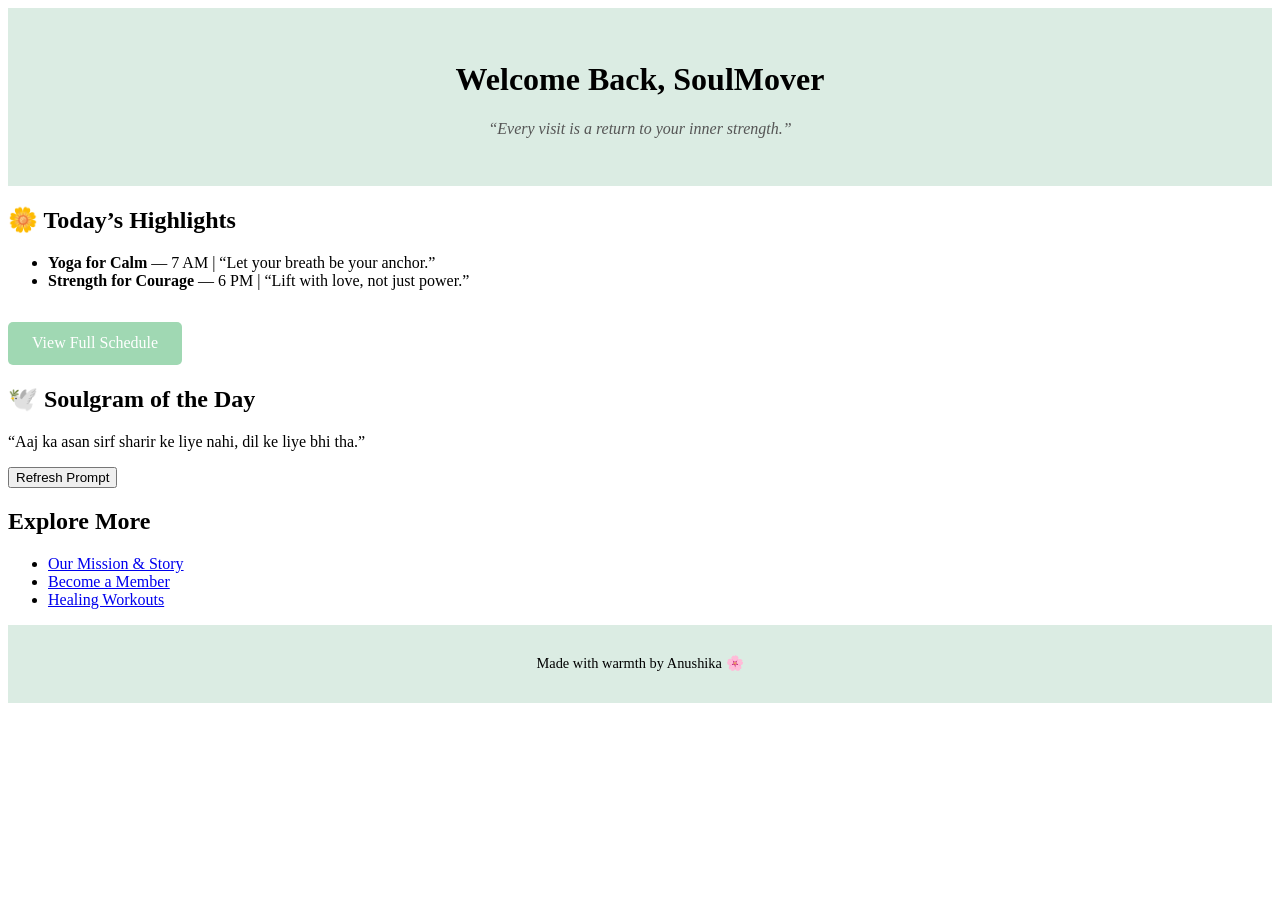
<file: index.html>
<!DOCTYPE html>
<html lang="en">
<head>
  <meta charset="UTF-8" />
  <meta name="viewport" content="width=device-width, initial-scale=1.0"/>
  <title>SoulFit Home</title>
  <link rel="stylesheet" href="style.css" />
  
</head>
<body>
  <!-- Welcome Section -->
  <header class="hero">
    <h1>Welcome Back, SoulMover</h1>
    <p class="quote">“Every visit is a return to your inner strength.”</p>
  </header>

  <!-- Class Highlights -->
  <section class="classes">
    <h2>🌼 Today’s Highlights</h2>
    <ul>
      <li><strong>Yoga for Calm</strong> — 7 AM | “Let your breath be your anchor.”</li>
      <li><strong>Strength for Courage</strong> — 6 PM | “Lift with love, not just power.”</li>
    </ul>
    <a href="classes.html" class="cta-button">View Full Schedule</a>
  </section>

  <!-- Soulgram Prompt -->
  <section class="soulgram">
    <h2>🕊️ Soulgram of the Day</h2>
    <p id="promptDisplay">“Aaj ka asan sirf sharir ke liye nahi, dil ke liye bhi tha.”</p>
    <button onclick="generatePrompt()">Refresh Prompt</button>
  </section>

  <!-- Explore Section -->
  <section class="explore">
    <h2>Explore More</h2>
    <ul>
      <li><a href="about.html">Our Mission & Story</a></li>
      <li><a href="signup.html">Become a Member</a></li>
      <li><a href="classes.html">Healing Workouts</a></li>
    </ul>
  </section>

  <!-- Footer -->
  <footer>
    <p>Made with warmth by Anushika 🌸</p>
  </footer>

  <script src="script.js"></script>
</body>
</html>
</file>
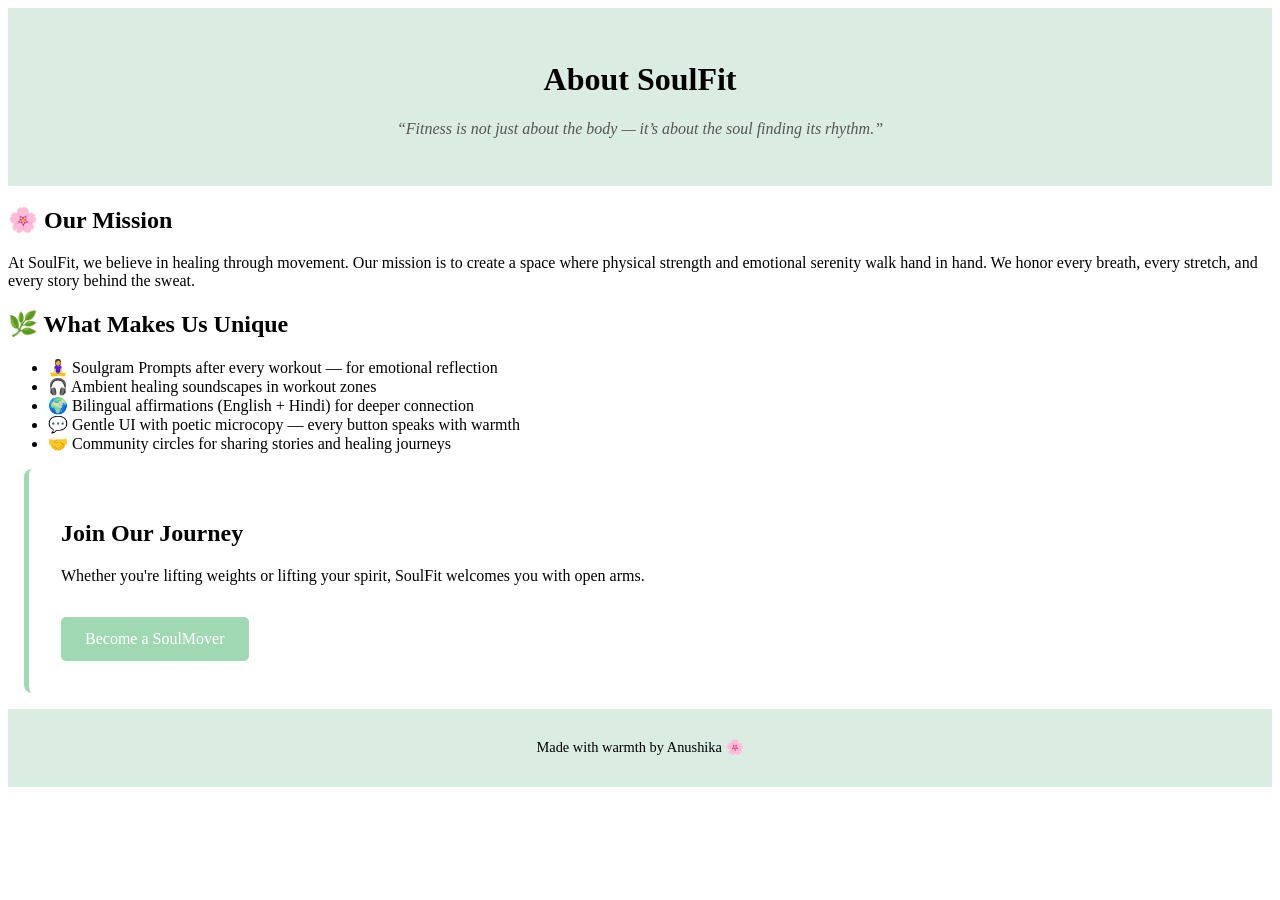
<file: about.html>
<!DOCTYPE html>
<html lang="en">
<head>
  <meta charset="UTF-8" />
  <meta name="viewport" content="width=device-width, initial-scale=1.0"/>
  <title>About Us — SoulFit Gym</title>
  <link rel="stylesheet" href="style.css" />
</head>
<body>
  <header class="hero">
    <h1>About SoulFit</h1>
    <p class="quote">“Fitness is not just about the body — it’s about the soul finding its rhythm.”</p>
  </header>

  <section class="mission">
    <h2>🌸 Our Mission</h2>
    <p>
      At SoulFit, we believe in healing through movement. Our mission is to create a space where physical strength and emotional serenity walk hand in hand. We honor every breath, every stretch, and every story behind the sweat.
    </p>
  </section>

  <section class="unique">
    <h2>🌿 What Makes Us Unique</h2>
    <ul>
      <li>🧘‍♀️ Soulgram Prompts after every workout — for emotional reflection</li>
      <li>🎧 Ambient healing soundscapes in workout zones</li>
      <li>🌍 Bilingual affirmations (English + Hindi) for deeper connection</li>
      <li>💬 Gentle UI with poetic microcopy — every button speaks with warmth</li>
      <li>🤝 Community circles for sharing stories and healing journeys</li>
    </ul>
  </section>

  <section class="cta">
    <h2>Join Our Journey</h2>
    <p>Whether you're lifting weights or lifting your spirit, SoulFit welcomes you with open arms.</p>
    <a href="signup.html" class="cta-button">Become a SoulMover</a>
  </section>

  <footer>
    <p>Made with warmth by Anushika 🌸</p>
  </footer>
</body>
</html>
</file>
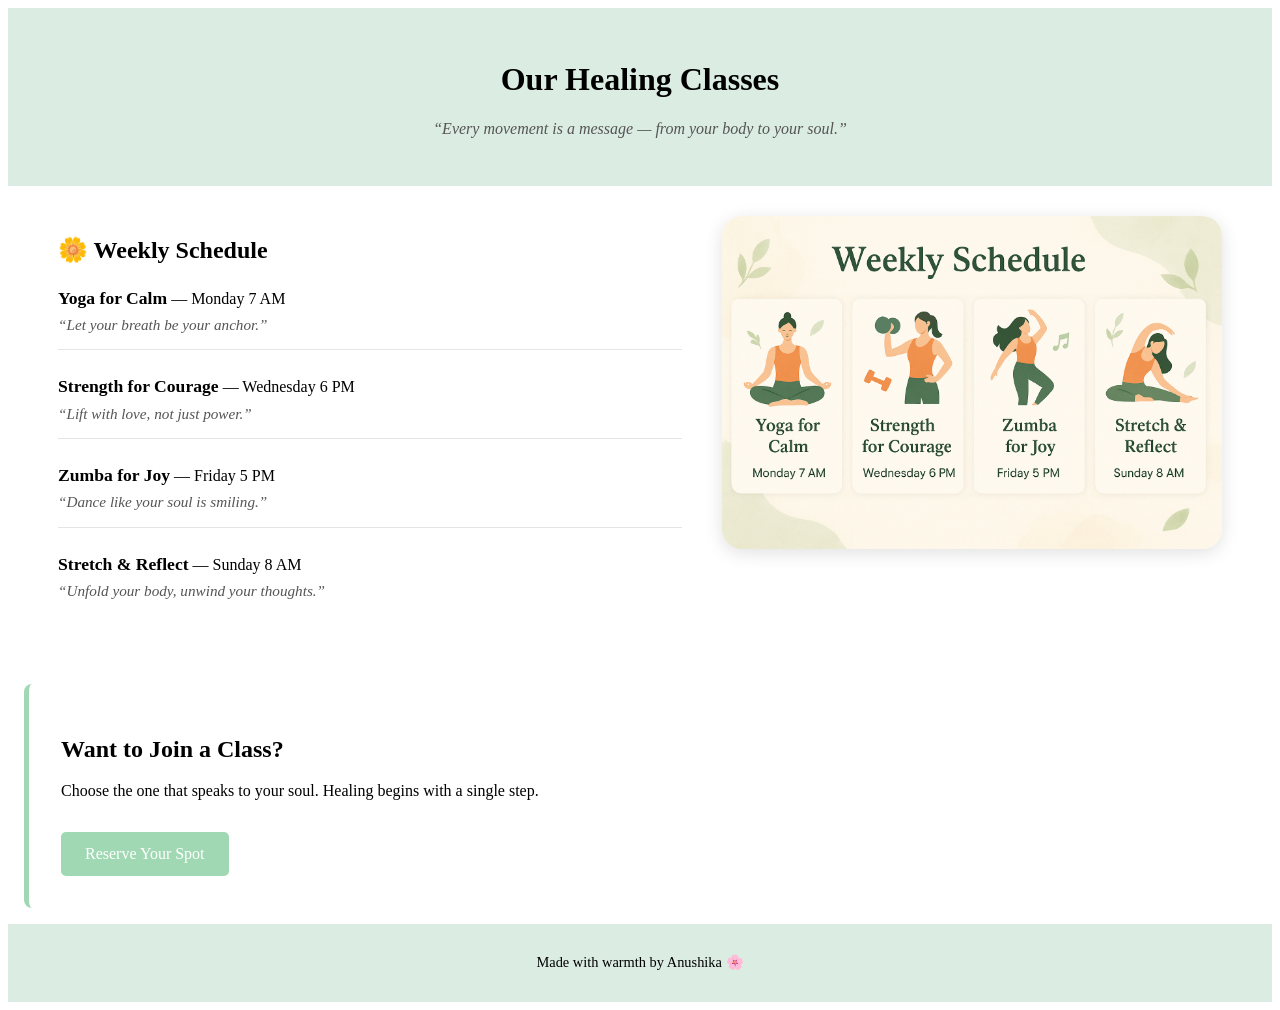
<file: classes.html>
<!DOCTYPE html>
<html lang="en">
<head>
  <meta charset="UTF-8" />
  <meta name="viewport" content="width=device-width, initial-scale=1.0"/>
  <title>SoulFit Classes</title>
  <link rel="stylesheet" href="style.css" />

  <style>
    /* ⭐ NEW CSS — Schedule + Image Side by Side */
    .schedule-container {
      display: flex;
      justify-content: space-between;
      align-items: flex-start;
      gap: 40px;
      padding: 30px 50px;
    }

    .schedule-text {
      width: 55%;
    }

    .schedule-img img {
      width: 500px;
      border-radius: 20px;
      box-shadow: 0 4px 18px rgba(0,0,0,0.12);
    }
  </style>
</head>

<body>
  <!-- Header -->
  <header class="hero">
    <h1>Our Healing Classes</h1>
    <p class="quote">“Every movement is a message — from your body to your soul.”</p>
  </header>

  <!-- ⭐ Weekly Schedule + Image -->
  <section class="schedule-container">

    <!-- LEFT: Text -->
    <div class="schedule-text">
      <h2>🌼 Weekly Schedule</h2>
      <ul>
        <li><strong>Yoga for Calm</strong> — Monday 7 AM  
          <br><em>“Let your breath be your anchor.”</em>
        </li>

        <li><strong>Strength for Courage</strong> — Wednesday 6 PM  
          <br><em>“Lift with love, not just power.”</em>
        </li>

        <li><strong>Zumba for Joy</strong> — Friday 5 PM  
          <br><em>“Dance like your soul is smiling.”</em>
        </li>

        <li><strong>Stretch & Reflect</strong> — Sunday 8 AM  
          <br><em>“Unfold your body, unwind your thoughts.”</em>
        </li>
      </ul>
    </div>

    <!-- RIGHT: Image -->
    <div class="schedule-img">
      <img src="image/schedule-banner.png"
        alt="Weekly Yoga and Fitness Schedule"
      />
    </div>

  </section>

  <!-- Call to Action -->
  <section class="cta">
    <h2>Want to Join a Class?</h2>
    <p>Choose the one that speaks to your soul. Healing begins with a single step.</p>
    <a href="signup.html" class="cta-button">Reserve Your Spot</a>
  </section>

  <!-- Footer -->
  <footer>
    <p>Made with warmth by Anushika 🌸</p>
  </footer>

</body>
</html>
</file>
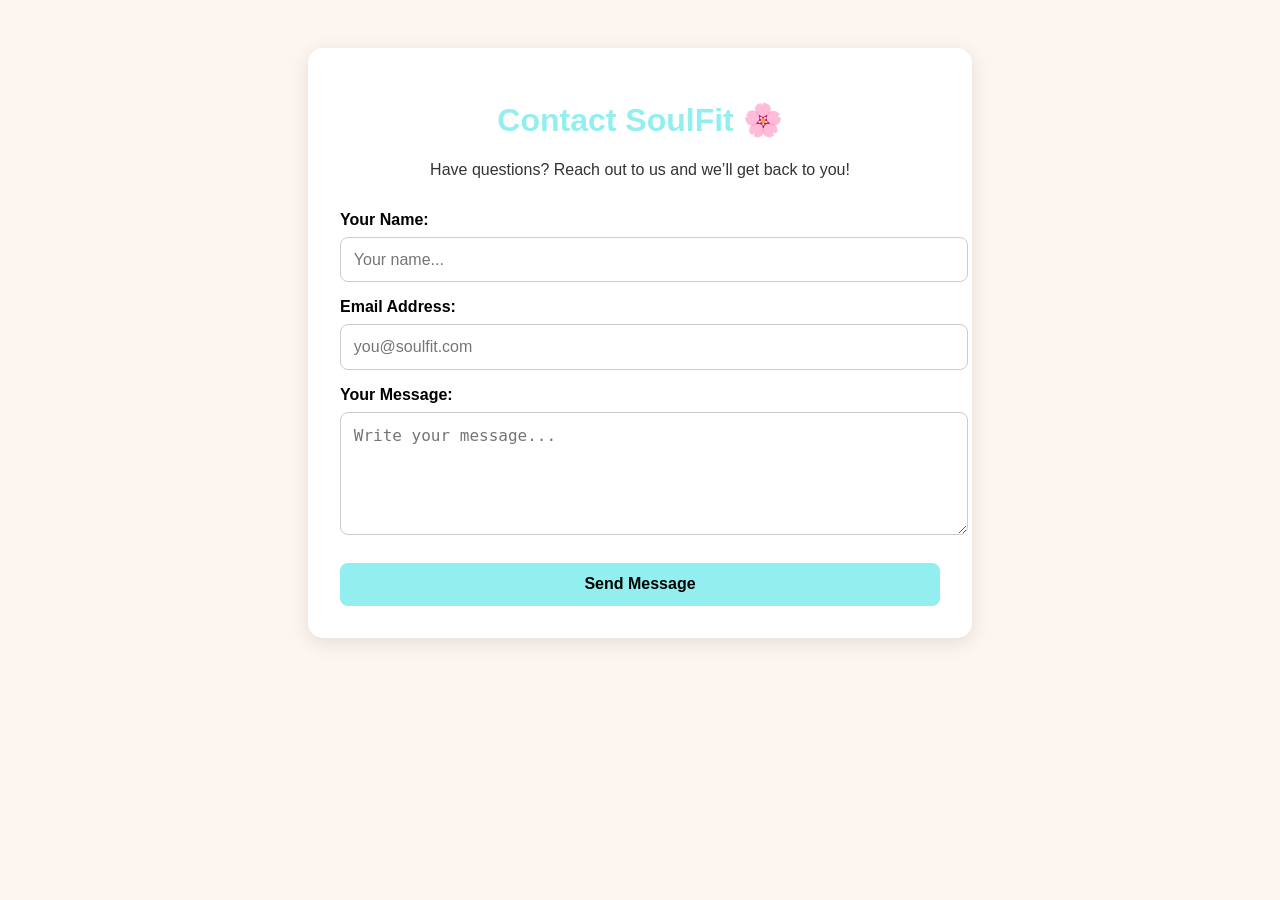
<file: contact.html>
<!DOCTYPE html>
<html lang="en">
<head>
  <meta charset="UTF-8" />
  <meta name="viewport" content="width=device-width, initial-scale=1.0"/>
  <title>Contact SoulFit</title>
  <link rel="stylesheet" href="style.css">
  <style>
    body {
      font-family: 'Segoe UI', sans-serif;
      background: #fdf6f0;
      margin: 0;
      padding: 0;
    }
    .contact-container {
      max-width: 600px;
      margin: 3rem auto;
      background: #fff;
      padding: 2rem;
      border-radius: 15px;
      box-shadow: 0 5px 20px rgba(0,0,0,0.1);
    }
    h1 {
      text-align: center;
      color: #93efef;
    }
    p.subtitle {
      text-align: center;
      color: #333;
      margin-bottom: 2rem;
    }
    label {
      display: block;
      margin-top: 1rem;
      font-weight: bold;
    }
    input, textarea {
      width: 100%;
      padding: 0.8rem;
      margin-top: 0.5rem;
      border-radius: 8px;
      border: 1px solid #ccc;
      font-size: 1rem;
      resize: vertical;
    }
    button {
      margin-top: 1.5rem;
      padding: 0.8rem;
      width: 100%;
      background:#93efef;
      border: none;
      border-radius: 8px;
      font-weight: bold;
      font-size: 1rem;
      cursor: pointer;
    }
    button:hover {
      background: #93efef;
    }
  </style>
</head>
<body>

  <div class="contact-container">
    <h1>Contact SoulFit 🌸</h1>
    <p class="subtitle">Have questions? Reach out to us and we’ll get back to you!</p>

    <form id="contactForm">
      <label for="name">Your Name:</label>
      <input type="text" id="name" name="name" placeholder="Your name..." required>

      <label for="email">Email Address:</label>
      <input type="email" id="email" name="email" placeholder="you@soulfit.com" required>

      <label for="message">Your Message:</label>
      <textarea id="message" name="message" rows="5" placeholder="Write your message..." required></textarea>

      <button type="submit">Send Message</button>
    </form>
  </div>

  <script>
    document.getElementById("contactForm").addEventListener("submit", function(e){
      e.preventDefault();
      // Collect data (for demo, just alert)
      const name = document.getElementById("name").value;
      const email = document.getElementById("email").value;
      const message = document.getElementById("message").value;

      alert(`Thank you ${name}! Your message has been received.\nWe will contact you at ${email}.`);

      // Optional: Clear form
      this.reset();
    });
  </script>

</body>
</html>
</file>
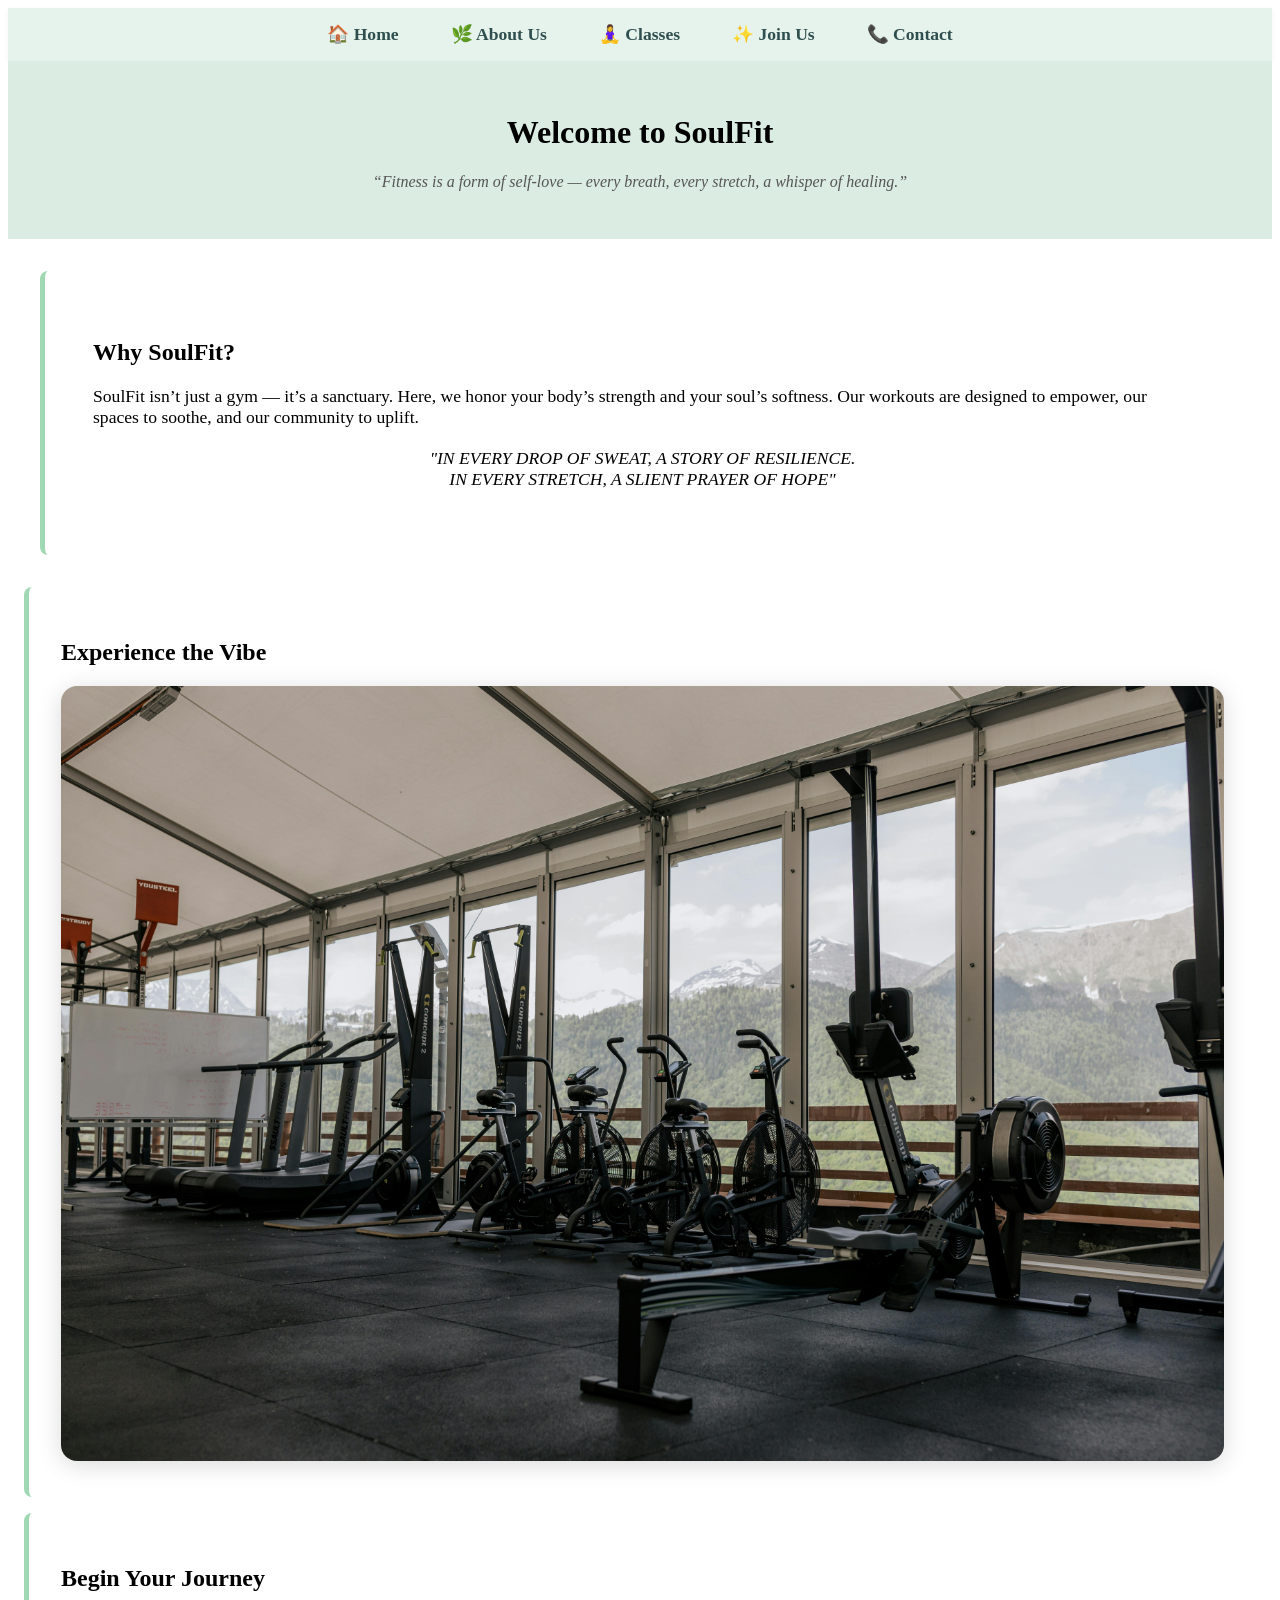
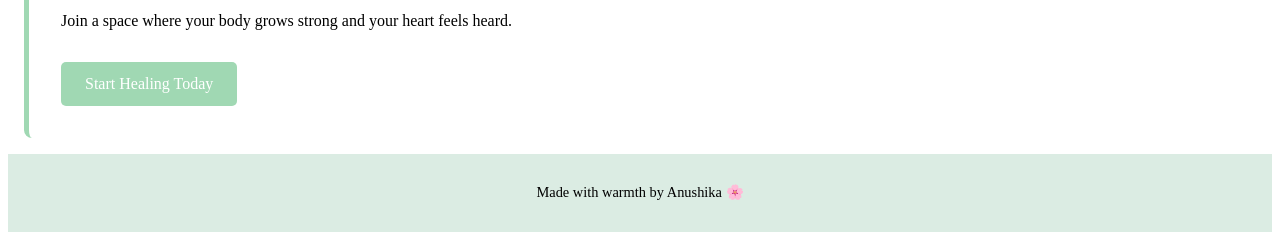
<file: landing.html>
<!DOCTYPE html>
<html lang="en">
<head>
  <meta charset="UTF-8" />
  <meta name="viewport" content="width=device-width, initial-scale=1.0"/>
  <title>SoulFit Gym — Begin Your Healing</title>
  <link rel="stylesheet" href="style.css" />
  
</head>
<body>
  <!-- Navigation Bar -->
  <nav class="navbar">
    <ul>
      <li><a href="index.html">🏠 Home</a></li>
      <li><a href="about.html">🌿 About Us</a></li>
      <li><a href="classes.html">🧘‍♀️ Classes</a></li>
      <li><a href="signup.html">✨ Join Us</a></li>
      <li><a href="contact.html">📞 Contact</a></li>
    </ul>
  </nav>

  <!-- Hero Section -->
  <header class="hero">
    <h1>Welcome to SoulFit</h1>
    <p class="quote">“Fitness is a form of self-love — every breath, every stretch, a whisper of healing.”</p>
  </header>

  <!-- Intro Section -->
  <section class="intro">
    <h2>Why SoulFit?</h2>
    <p>
      SoulFit isn’t just a gym — it’s a sanctuary. Here, we honor your body’s strength and your soul’s softness. Our workouts are designed to empower, our spaces to soothe, and our community to uplift.
      <div style="text-align: center; margin-top:20px;">
        <p><em>"IN EVERY DROP OF SWEAT, A STORY OF RESILIENCE.<br> IN EVERY STRETCH, A SLIENT PRAYER OF HOPE"</em></p>
    </p>
  </section>

  
   <!-- Media Section (Image Instead of Video) -->
  <section class="media">
    <h2>Experience the Vibe</h2>

    <img 
      src="image\soulfit-gym.jpg" 
      alt="SoulFit Gym Interior"
      style="
        width: 100%;
        border-radius: 16px;
        box-shadow: 0 4px 25px rgba(0,0,0,0.15);
      "
    />
  </section>

  <!-- Call to Action -->
  <section class="cta">
    <h2>Begin Your Journey</h2>
    <p>Join a space where your body grows strong and your heart feels heard.</p>
    <a href="signup.html" class="cta-button">Start Healing Today</a>
  </section>

  <!-- Footer -->
  <footer>
    <p>Made with warmth by Anushika 🌸</p>
  </footer>
</body>
</html>
</file>
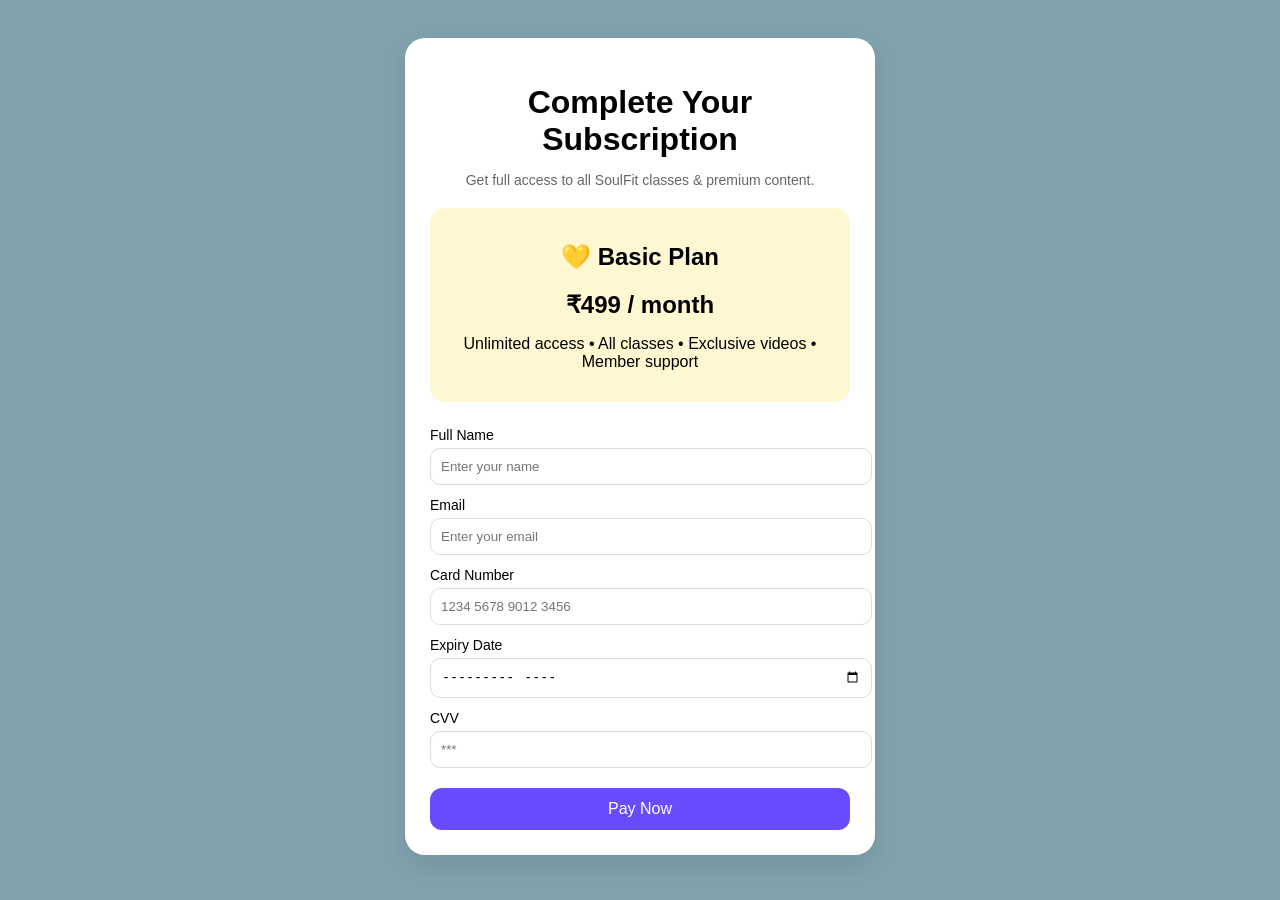
<file: payment.html>
<!DOCTYPE html>
<html lang="en">
<head>
  <meta charset="UTF-8" />
  <meta name="viewport" content="width=device-width, initial-scale=1.0" />
  <title>Payment - SoulFit</title>
  <link rel="stylesheet" href="payment.css" />
</head>
<body>

  <div class="payment-container">
    <h1>Complete Your Subscription</h1>
    <p class="subtitle">Get full access to all SoulFit classes & premium content.</p>

    <div class="plan-box">
      <h2>💛 Monthly Plan</h2>
      <p class="price">₹499 / month</p>
      <p class="desc">Unlimited access • All classes • Exclusive videos • Member support</p>
    </div>

    <form class="payment-form">
      <label>Full Name</label>
      <input type="text" placeholder="Enter your name" required />

      <label>Email</label>
      <input type="email" placeholder="Enter your email" required />

      <label>Card Number</label>
      <input type="text" maxlength="16" placeholder="1234 5678 9012 3456" required />

      <label>Expiry Date</label>
      <input type="month" required />

      <label>CVV</label>
      <input type="password" maxlength="3" placeholder="***" required />

      <button type="submit" class="pay-btn">Pay Now</button>
    </form>
  </div>
<script>
  document.querySelector(".payment-form").addEventListener("submit", function(e){
    e.preventDefault(); // Prevent real form submission for demo
    // Optional: Here you can handle actual payment processing via backend or payment gateway
    alert("Payment Successful!"); // Optional success alert
    window.location.href = "thankyou.html"; // Redirect to thank you page
  });
</script>
<script>
  // Read plan from URL
  const urlParams = new URLSearchParams(window.location.search);
  const plan = urlParams.get('plan') || 'basic'; // default to basic

  const planBox = document.querySelector('.plan-box h2');
  const priceBox = document.querySelector('.plan-box .price');

  // Set plan name and price based on selection
  if(plan === 'basic'){
    planBox.innerText = "💛 Basic Plan";
    priceBox.innerText = "₹499 / month";
  } else if(plan === 'premium'){
    planBox.innerText = "💛 Premium Plan";
    priceBox.innerText = "₹799 / month";
  } else if(plan === 'healing'){
    planBox.innerText = "💛 Healing Circle";
    priceBox.innerText = "₹999 / month";
  }

</script>


</body>
</html>
</file>
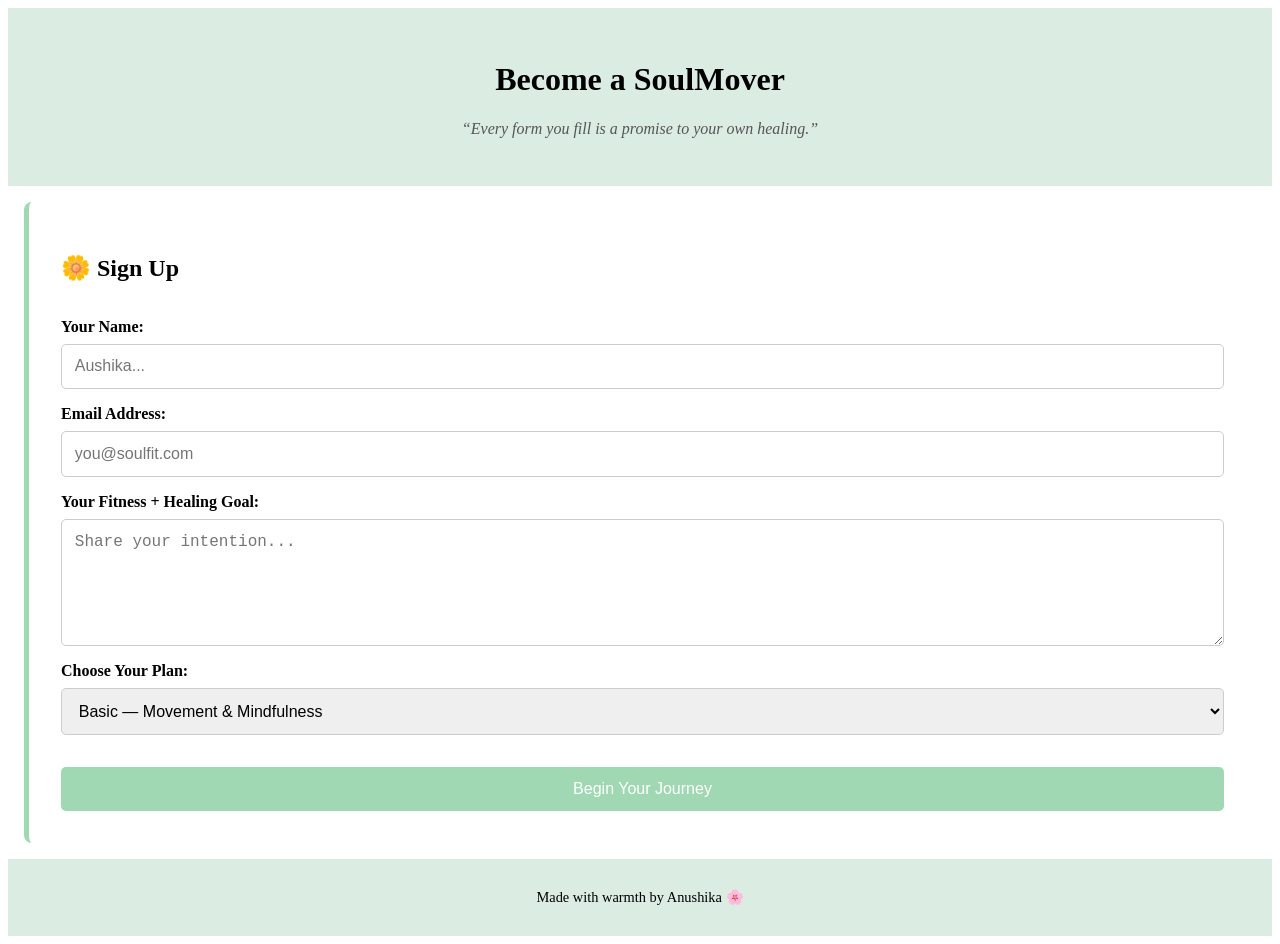
<file: signup.html>
<!DOCTYPE html>
<html lang="en">
<head>
  <meta charset="UTF-8" />
  <meta name="viewport" content="width=device-width, initial-scale=1.0"/>
  <title>Join SoulFit</title>
  <link rel="stylesheet" href="style.css" />
</head>
<body>

  <!-- Signup Header -->
  <header class="hero">
    <h1>Become a SoulMover</h1>
    <p class="quote">“Every form you fill is a promise to your own healing.”</p>
  </header>

  <!-- Signup Form -->
  <section class="signup-form">
    <h2>🌼 Sign Up</h2>
    <form id="signupForm">
      <label for="name">Your Name:</label>
      <input type="text" id="name" name="name" placeholder="Aushika..." required />

      <label for="email">Email Address:</label>
      <input type="email" id="email" name="email" placeholder="you@soulfit.com" required />

      <label for="goal">Your Fitness + Healing Goal:</label>
      <textarea id="goal" name="goal" placeholder="Share your intention..."></textarea>

      <label for="plan">Choose Your Plan:</label>
      <select id="plan" name="plan">
        <option value="basic">Basic — Movement & Mindfulness</option>
        <option value="premium">Premium — Soulgram + Classes</option>
        <option value="healing">Healing Circle — Full Access</option>
      </select>

      <button type="submit" class="cta-button">Begin Your Journey</button>
    </form>
  </section>

  <!-- Footer -->
  <footer>
    <p>Made with warmth by Anushika 🌸</p>
  </footer>

  <script>
    // Redirect signup to payment page
    document.getElementById("signupForm").addEventListener("submit", function(e){
        e.preventDefault(); // prevent default form submission
        // Optional: Here you can save signup data to backend if needed
        window.location.href = "payment.html"; // Redirect to payment page
    });
  </script>
  <script>
document.getElementById("signupForm").addEventListener("submit", function(e){
    e.preventDefault();
    
    // Get selected plan
    const plan = document.getElementById("plan").value;

    // Redirect to payment page with plan as URL param
    window.location.href = `payment.html?plan=${plan}`;
});
</script>

</body>
</html>
</file>
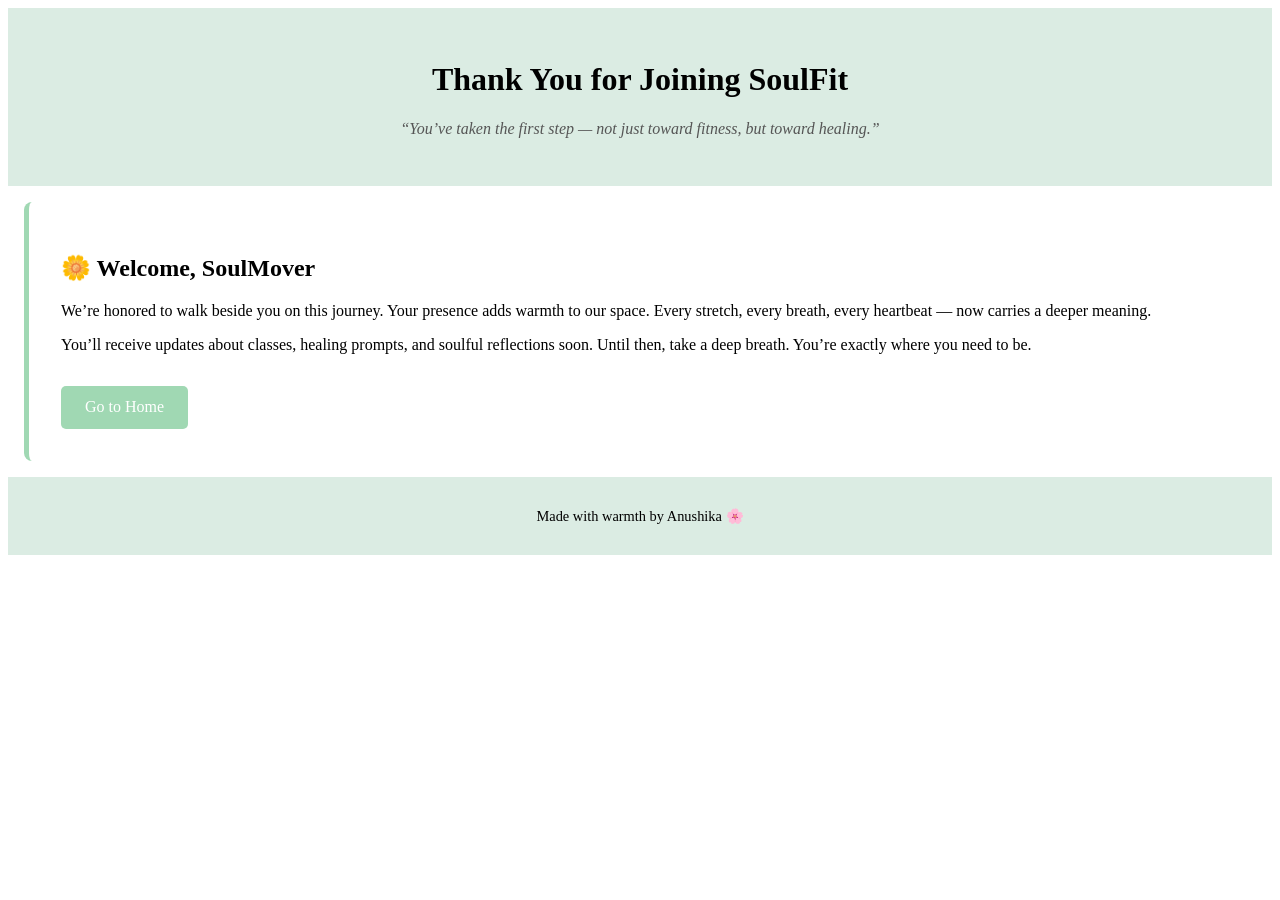
<file: thankyou.html>
<!DOCTYPE html>
<html lang="en">
<head>
  <meta charset="UTF-8" />
  <meta name="viewport" content="width=device-width, initial-scale=1.0"/>
  <title>Thank You — SoulFit</title>
  <link rel="stylesheet" href="style.css" />
</head>
<body>
  <!-- Thank You Message -->
  <header class="hero">
    <h1>Thank You for Joining SoulFit</h1>
    <p class="quote">“You’ve taken the first step — not just toward fitness, but toward healing.”</p>
  </header>

  <!-- Welcome Section -->
  <section class="welcome">
    <h2>🌼 Welcome, SoulMover</h2>
    <p>
      We’re honored to walk beside you on this journey. Your presence adds warmth to our space.  
      Every stretch, every breath, every heartbeat — now carries a deeper meaning.
    </p>
    <p>
      You’ll receive updates about classes, healing prompts, and soulful reflections soon.  
      Until then, take a deep breath. You’re exactly where you need to be.
    </p>
    <a href="landing.html" class="cta-button">Go to Home</a>
  </section>

  <!-- Footer -->
  <footer>
    <p>Made with warmth by Anushika 🌸</p>
  </footer>
</body>
</html>
</file>
<file: style.css>
.navbar {
  background-color: #e6f2ec;
  padding: 1rem;
  text-align: center;
  box-shadow: 0 2px 5px rgba(0,0,0,0.05);
}

.navbar ul {
  list-style: none;
  margin: 0;
  padding: 0;
}

.navbar li {
  display: inline;
  margin: 0 1.5rem;
}

.navbar a {
  text-decoration: none;
  color: #2f4f4f;
  font-weight: bold;
  font-size: 1.1rem;
  transition: color 0.3s ease;
}

.navbar a:hover {
  color: #4caf50;
}

.hero {
  background: #dbece3;
  padding: 2rem;
  text-align: center;
}

.quote {
  font-style: italic;
  margin-top: 1rem;
  color: #555;
}

 .media, .cta {
  padding: 2rem;
  margin: 1rem;
  background: #ffffff;
  border-left: 5px solid #a0d8b3;
  border-radius: 8px;
}

.cta-button {
  display: inline-block;
  background: #a0d8b3;
  color: white;
  padding: 0.8rem 1.5rem;
  text-decoration: none;
  font-size: 1rem;
  border-radius: 5px;
  margin-top: 1rem;
}

.cta-button:hover {
  background: #7bbf9e;
}

footer {
  text-align: center;
  padding: 1rem;
  background: #dbece3;
  font-size: 0.9rem;
}
.signup-form {
  padding: 2rem;
  margin: 1rem;
  background: #ffffff;
  border-left: 5px solid #a0d8b3;
  border-radius: 8px;
}

.signup-form form {
  display: flex;
  flex-direction: column;
}

.signup-form label {
  margin-top: 1rem;
  font-weight: bold;
}

.signup-form input,
.signup-form textarea,
.signup-form select {
  padding: 0.8rem;
  margin-top: 0.5rem;
  border: 1px solid #ccc;
  border-radius: 5px;
  font-size: 1rem;
}

.signup-form textarea {
  resize: vertical;
  min-height: 100px;
}

.signup-form button {
  margin-top: 2rem;
  background: #a0d8b3;
  color: white;
  border: none;
  padding: 0.8rem 1.5rem;
  font-size: 1rem;
  border-radius: 5px;
  cursor: pointer;
}

.signup-form button:hover {
  background: #7bbf9e;
}
.welcome {
  padding: 2rem;
  margin: 1rem;
  background: #ffffff;
  border-left: 5px solid #a0d8b3;
  border-radius: 8px;
  animation: fadeIn 2s ease-in;
}

@keyframes fadeIn {
  from { opacity: 0; transform: translateY(20px); }
  to { opacity: 1; transform: translateY(0); }
}
/* ⭐ Better spacing inside schedule list */
.schedule-text ul {
  list-style: none;
  padding: 0;
  margin: 0;
}

.schedule-text ul li {
  margin-bottom: 22px;      /* gap between items */
  padding-bottom: 12px;     /* inside spacing */
  border-bottom: 1px solid rgba(0,0,0,0.1);  /* light divider */
  line-height: 1.6;         /* better text spacing */
}

.schedule-text ul li:last-child {
  border-bottom: none;      /* remove last line */
}

.schedule-text strong {
  font-size: 1.1rem;
}

.schedule-text em {
  color: #555;
  font-size: 0.95rem;
}
.intro {
  padding: 3rem;
  margin: 2rem;
  background: #ffffff;
  border-left: 5px solid #a0d8b3;
  border-radius: 8px;
}
.intro p {
  font-size: 1.1rem;
}
</file>
<file: payment.css>
body {
  font-family: Arial, sans-serif;
  background: #80a3ae;
  display: flex;
  justify-content: center;
  padding: 30px;
}

.payment-container {
  background: white;
  width: 420px;
  padding: 25px;
  border-radius: 20px;
  box-shadow: 0 10px 30px rgba(0,0,0,0.1);
}

h1 {
  text-align: center;
  margin-bottom: 10px;
}

.subtitle {
  text-align: center;
  font-size: 14px;
  margin-bottom: 20px;
  color: #666;
}

.plan-box {
  background: #fff7d1;
  padding: 15px;
  border-radius: 15px;
  text-align: center;
  margin-bottom: 25px;
}

.price {
  font-size: 24px;
  margin: 10px 0;
  font-weight: 700;
}

.payment-form label {
  font-size: 14px;
  margin-top: 12px;
  display: block;
}

.payment-form input {
  width: 100%;
  padding: 10px;
  margin-top: 5px;
  border-radius: 10px;
  border: 1px solid #ddd;
}

.pay-btn {
  margin-top: 20px;
  width: 100%;
  padding: 12px;
  background: #6a4cff;
  color: white;
  border: none;
  border-radius: 12px;
  font-size: 16px;
  cursor: pointer;
}
</file>
